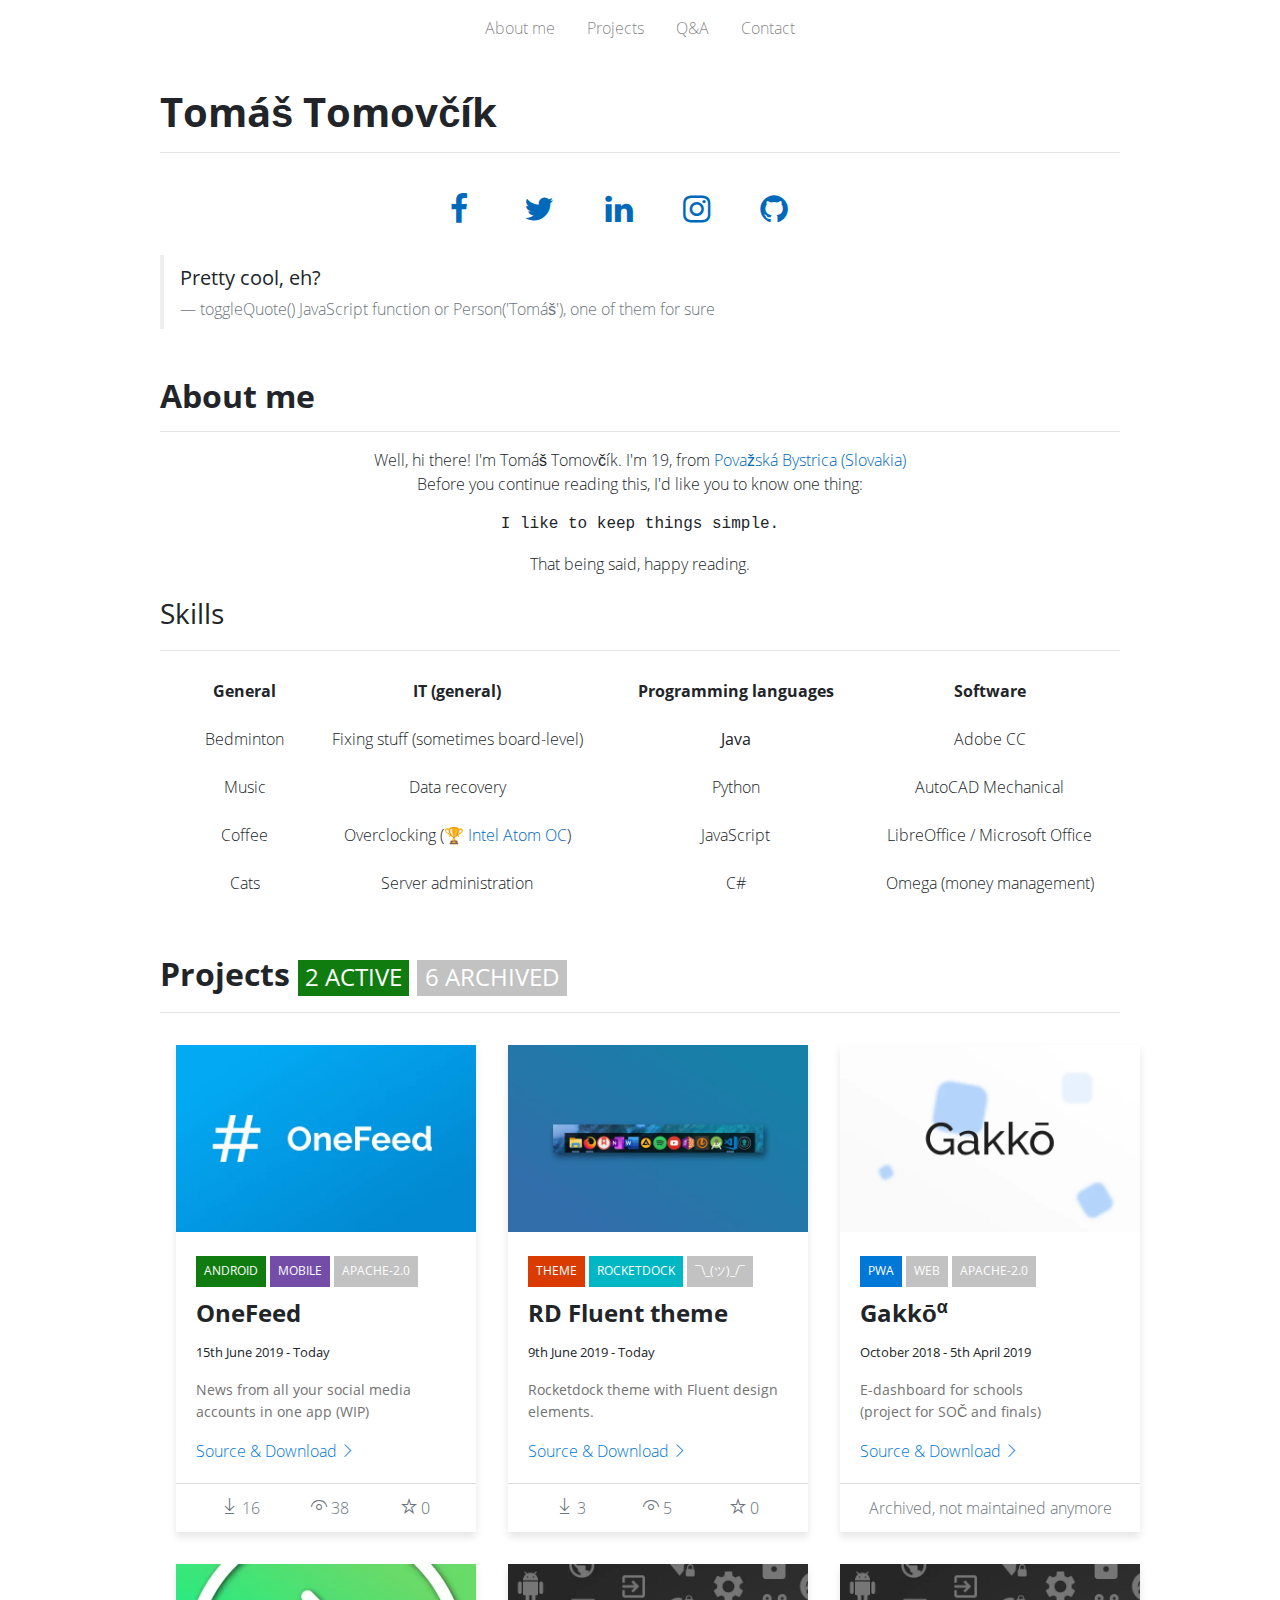
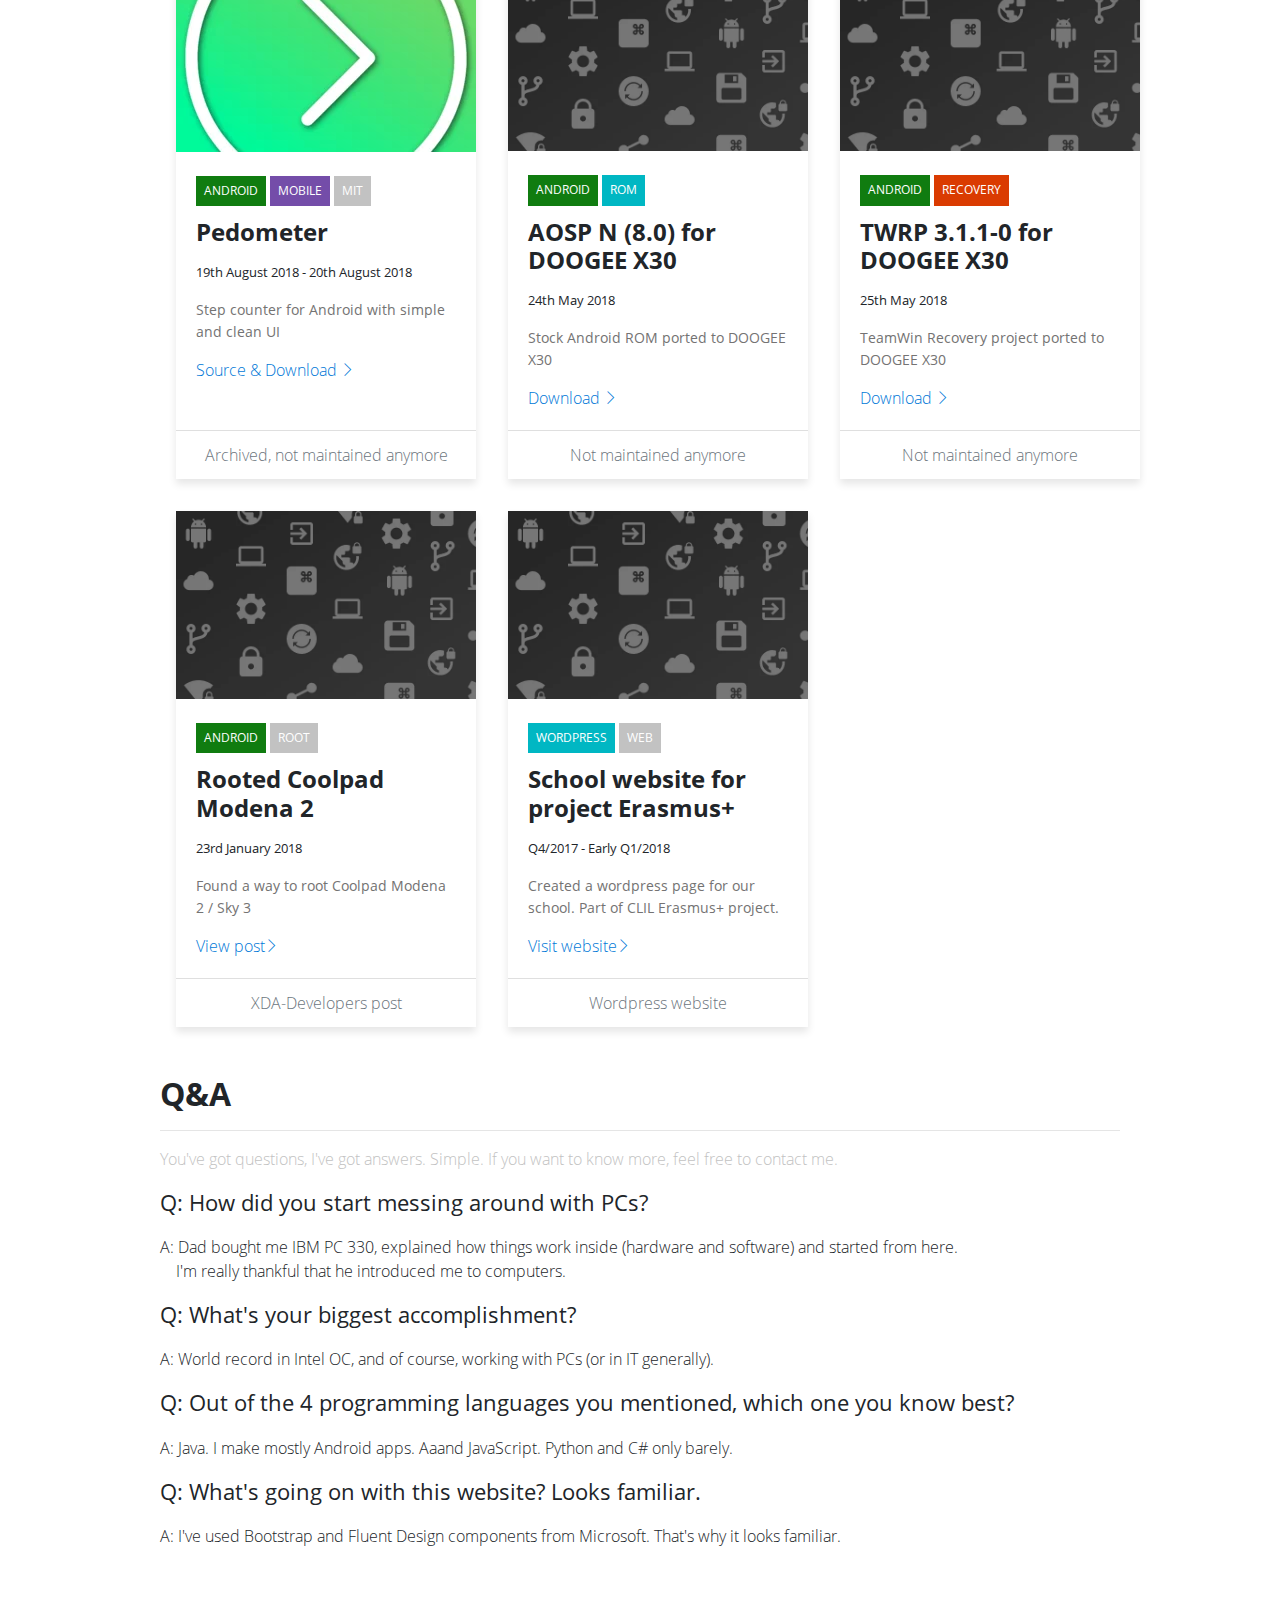
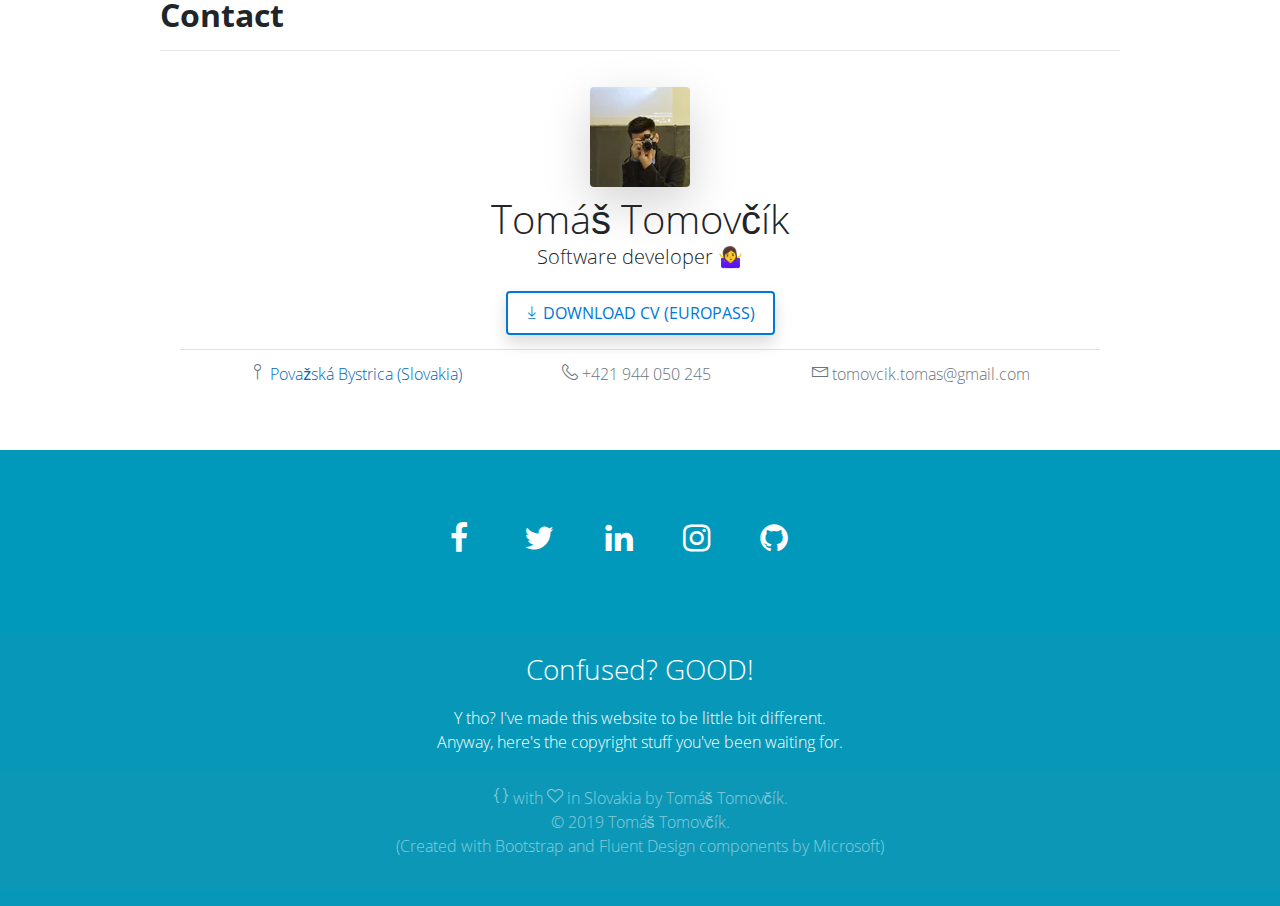
<file: index.min.html>
<!DOCTYPE html><html lang="en"><head><title>Tomáš Tomovčík | Portfolio</title><meta charset="UTF-8"><meta name="viewport" content="width=device-width,initial-scale=1"><meta name="description" content="Tomáš Tomovčík and his super awesome projects."><meta name="og:title" property="og:title" content="Tomáš Tomovčík"><meta name="robots" content="index, follow"><link href="https://ttomovcik.github.io" rel="canonical"><meta http-equiv="page-enter" content="revealtrans(duration=seconds,transition=num)"><meta http-equiv="page-exit" content="revealtrans(duration=seconds,transition=num)"><meta http-equiv="page-enter" content="blendTrans(duration=sec)"><link rel="stylesheet" href="./css/index.min.css" media="none" onload="if(media!='all')media='all'"><link rel="stylesheet" href="./css/bootstrap.min.css" media="none" onload="if(media!='all')media='all'"><link rel="stylesheet" href="./css/fluent.min.css" media="none" onload="if(media!='all')media='all'"><link rel="stylesheet" href="./css/micon.min.css" media="none" onload="if(media!='all')media='all'"><noscript><link rel="stylesheet" href="./css/index.min.css"><link rel="stylesheet" href="./css/bootstrap.min.css"><link rel="stylesheet" href="./css/fluent.min.css"><link rel="stylesheet" href="./css/micon.min.css"></noscript></head><body><nav class="navbar navbar-expand-lg navbar-light"><button class="navbar-toggler" type="button" data-toggle="collapse" data-target="#navbar_toggle" aria-controls="navbar_toggle" aria-expanded="false" aria-label="Toggle navigation"><span class="navbar-toggler-icon"></span></button><div class="collapse navbar-collapse" id="navbar_toggle"><ul class="navbar-nav mr-auto mx-auto"><li class="nav-item"><a class="nav-link" href="#about_me" data-toggle="tooltip" data-placement="bottom" title="Does this even need explanation?">About me</a></li><li class="nav-item"><a class="nav-link" href="#projects" data-toggle="tooltip" data-placement="bottom" title="Check out what I've been working on">Projects</a></li><li class="nav-item"><a class="nav-link" href="#qa" data-toggle="tooltip" data-placement="bottom" title="Your questions, my answers.">Q&A</a></li><li class="nav-item"><a class="nav-link" href="#contact" data-toggle="tooltip" data-placement="bottom" title="F">Contact</a></li></ul></div></nav><div class="content_main"><!-- Title --><h1 class="h1"><strong>Tomáš Tomovčík</strong></h1><hr><div class="page-footer container"><div class="row"><div class="col-md-12"><div class="mb-5 flex-center"><a class="fb-ic" href="https://facebook.com/ttomovcik" target="_blank"><i class="mi mi-facebook mi-2x text-black mr-md-5 mr-3"></i> </a><a class="tw-ic" href="https://twitter.com/@ttomovcik" target="_blank"><i class="mi mi-twitter mi-2x text-black mr-md-5 mr-3"></i> </a><a class="li-ic" href="https://linkedin.com/in/ttomovcik" target="_blank"><i class="mi mi-linkedin mi-2x text-black mr-md-5 mr-3"></i> </a><a class="ins-ic" href="https://instagram.com/_ttomovcik" target="_blank"><i class="mi mi-instagram mi-2x text-black mr-md-5 mr-3"></i> </a><a class="gh-ic" href="https://github.com/ttomovcik" target="_blank"><i class="mi mi-github mi-2x text-black mr-md-5 mr-3"></i></a></div></div></div></div><blockquote class="blockquote"><p class="mb-1" id="qotd"></p><footer class="blockquote-footer">toggleQuote() JavaScript function or Person('Tomáš'), one of them for sure</footer></blockquote><div class="spacer-vert-32px"></div><!-- About me --><h2 class="h2" id="about_me"><strong>About me</strong></h2><hr><p class="text-center">Well, hi there! I'm Tomáš Tomovčík. I'm 19, from <a href="https://goo.gl/maps/JtQ55U9Wm6wRMLyr6">Považská Bystrica (Slovakia)</a><br>Before you continue reading this, I'd like you to know one thing:<br></p><p class="text-monospace text-center">I like to keep things simple.</p><p class="text-center">That being said, happy reading.</p><p></p><p class="sh1"><strong>Skills</strong></p><hr><table class="table table-borderless text-center"><thead><tr><th scope="col"></th><th scope="col">General</th><th scope="col">IT (general)</th><th scope="col">Programming languages</th><th scope="col">Software</th></tr></thead><tbody><tr><th scope="row"></th><td>Bedminton</td><td>Fixing stuff (sometimes board-level)</td><td><strong>Java</strong></td><td>Adobe CC</td></tr><tr><th scope="row"></th><td>Music</td><td>Data recovery</td><td>Python</td><td>AutoCAD Mechanical</td></tr><tr><th scope="row"></th><td>Coffee</td><td>Overclocking (🏆 <a href="http://valid.x86.fr/v4yznv">Intel Atom OC</a>)</td><td>JavaScript</td><td>LibreOffice / Microsoft Office</td></tr><tr><th scope="row"></th><td>Cats</td><td>Server administration</td><td>C#</td><td>Omega (money management)</td></tr></tbody></table><div class="spacer-vert-32px"></div><!-- Projects --><h2 class="h2" id="projects"><strong>Projects <span class="badge badge-success">2 Active</span> <span class="badge badge-secondary text-white">6 Archived</span></strong></h2><hr><div class="cg-auto"><div class="card"><div class="view"><img src="./img/card-headers/onefeed.webp" class="card-img-top" alt="OneFeed project image"></div><div class="card-body"><span class="badge badge-success p-2 my-1">ANDROID</span> <span class="badge badge-default p-2 my-1 text-white">MOBILE</span> <span class="badge badge-secondary p-2 my-1 text-white">Apache-2.0</span><div class="spacer-vert-8px"></div><h4 class="card-title font-weight-bold">OneFeed</h4><p class="mt-1"><small>15th June 2019 - Today</small></p><p class="card-text">News from all your social media accounts in one app (WIP)</p><a href="https://github.com/ttomovcik/onefeed" target="_blank" class="text-primary">Source & Download <i class="mi mi-ChevronRight"></i></a></div><div class="card-footer bg-transparent d-flex justify-content-around"><span class="text-muted"><i class="mi mi-Download"></i> 16 </span><span class="text-muted"><i class="mi mi-View"></i> 38 </span><span class="text-muted"><i class="mi mi-RatingStarLegacy"></i> 0</span></div></div><div class="card"><div class="view"><img src="./img/card-headers/rd-fluent-theme.webp" class="card-img-top" alt="Rocketdock Fluent Theme project image"></div><div class="card-body"><span class="badge badge-danger p-2 my-1">THEME</span> <span class="badge badge-info p-2 my-1 text-white">ROCKETDOCK</span> <span class="badge badge-secondary p-2 my-1 text-white">¯\_(ツ)_/¯</span><div class="spacer-vert-8px"></div><h4 class="card-title font-weight-bold">RD Fluent theme</h4><p class="mt-1"><small>9th June 2019 - Today</small></p><p class="card-text">Rocketdock theme with Fluent design elements.</p><a href="https://github.com/ttomovcik/rd-fluent-theme" target="_blank" class="text-primary">Source & Download <i class="mi mi-ChevronRight"></i></a></div><div class="card-footer bg-transparent d-flex justify-content-around"><span class="text-muted"><i class="mi mi-Download"></i> 3 </span><span class="text-muted"><i class="mi mi-View"></i> 5 </span><span class="text-muted"><i class="mi mi-RatingStarLegacy"></i> 0</span></div></div><div class="card"><div class="view"><img src="./img/card-headers/gakko.webp" class="card-img-top" alt="Gakko project image"></div><div class="card-body"><span class="badge badge-primary p-2 my-1">PWA</span> <span class="badge badge-secondary p-2 my-1 text-white">WEB</span> <span class="badge badge-secondary p-2 my-1 text-white">Apache-2.0</span><div class="spacer-vert-8px"></div><h4 class="card-title font-weight-bold">Gakkō<sup>α</sup></h4><p class="mt-1"><small>October 2018 - 5th April 2019</small></p><p class="card-text">E-dashboard for schools<br>(project for SOČ and finals)</p><a href="https://github.com/ttomovcik/gakko" target="_blank" class="text-primary">Source & Download <i class="mi mi-ChevronRight"></i></a></div><div class="card-footer bg-transparent d-flex justify-content-around"><span class="text-muted">Archived, not maintained anymore</span></div></div><div class="card"><div class="view"><img src="./img/card-headers/pedometer.webp" class="card-img-top" alt="Pedometer for Android project image"></div><div class="card-body"><span class="badge badge-success p-2 my-1">ANDROID</span> <span class="badge badge-default p-2 my-1 text-white">MOBILE</span> <span class="badge badge-secondary p-2 my-1 text-white">MIT</span><div class="spacer-vert-8px"></div><h4 class="card-title font-weight-bold">Pedometer</h4><p class="mt-1"><small>19th August 2018 - 20th August 2018</small></p><p class="card-text">Step counter for Android with simple and clean UI</p><a href="https://github.com/ttomovcik/pedometer-android" target="_blank" class="text-primary">Source & Download <i class="mi mi-ChevronRight"></i></a></div><div class="card-footer bg-transparent d-flex justify-content-around"><span class="text-muted">Archived, not maintained anymore</span></div></div><div class="card"><div class="view"><img src="./img/card-headers/generic.webp" class="card-img-top" alt="More projects"></div><div class="card-body"><span class="badge badge-success p-2 my-1">ANDROID</span> <span class="badge badge-info p-2 my-1 text-white">ROM</span><div class="spacer-vert-8px"></div><h4 class="card-title font-weight-bold">AOSP N (8.0) for DOOGEE X30</h4><p class="mt-1"><small>24th May 2018</small></p><p class="card-text">Stock Android ROM ported to DOOGEE X30</p><a href="https://forum.xda-developers.com/android/software/aosp-n-doogee-x30-t3794931" target="_blank" class="text-primary">Download <i class="mi mi-ChevronRight"></i></a></div><div class="card-footer bg-transparent d-flex justify-content-around"><span class="text-muted">Not maintained anymore</span></div></div><div class="card"><div class="view"><img src="./img/card-headers/generic.webp" class="card-img-top" alt="More projects"></div><div class="card-body"><span class="badge badge-success p-2 my-1">ANDROID</span> <span class="badge badge-danger p-2 my-1 text-white">RECOVERY</span><div class="spacer-vert-8px"></div><h4 class="card-title font-weight-bold">TWRP 3.1.1-0 for DOOGEE X30</h4><p class="mt-1"><small>25th May 2018</small></p><p class="card-text">TeamWin Recovery project ported to DOOGEE X30</p><a href="https://www.needrom.com/download/twrp-3-1-1-0-9/" target="_blank" class="text-primary">Download <i class="mi mi-ChevronRight"></i></a></div><div class="card-footer bg-transparent d-flex justify-content-around"><span class="text-muted">Not maintained anymore</span></div></div><div class="card"><div class="view"><img src="./img/card-headers/generic.webp" class="card-img-top" alt="More projects"></div><div class="card-body"><span class="badge badge-success p-2 my-1">ANDROID</span> <span class="badge badge-secondary p-2 my-1 text-white">ROOT</span><div class="spacer-vert-8px"></div><h4 class="card-title font-weight-bold">Rooted Coolpad Modena 2</h4><p class="mt-1"><small>23rd January 2018</small></p><p class="card-text">Found a way to root Coolpad Modena 2 / Sky 3</p><a href="https://forum.xda-developers.com/android/general/root-coolad-modena-2-sky-2-e502-t3739599" target="_blank" class="text-primary">View post<i class="mi mi-ChevronRight"></i></a></div><div class="card-footer bg-transparent d-flex justify-content-around"><span class="text-muted">XDA-Developers post</span></div></div><div class="card"><div class="view"><img src="./img/card-headers/generic.webp" class="card-img-top" alt="More projects"></div><div class="card-body"><span class="badge badge-info p-2 my-1">WORDPRESS</span> <span class="badge badge-secondary p-2 my-1 text-white">WEB</span><div class="spacer-vert-8px"></div><h4 class="card-title font-weight-bold">School website for project Erasmus+</h4><p class="mt-1"><small>Q4/2017 - Early Q1/2018</small></p><p class="card-text">Created a wordpress page for our school. Part of CLIL Erasmus+ project.</p><a href="https://clilerasmusplus.wordpress.com/" target="_blank" class="text-primary">Visit website<i class="mi mi-ChevronRight"></i></a></div><div class="card-footer bg-transparent d-flex justify-content-around"><span class="text-muted">Wordpress website</span></div></div></div><div class="spacer-vert-32px"></div><!-- Q&A --><h2 class="h2" id="qa"><strong>Q&A</strong></h2><hr><p class="text-secondary">You've got questions, I've got answers. Simple. If you want to know more, feel free to contact me.</p><p class="sh3"><strong>Q: How did you start messing around with PCs?</strong></p><p>A: Dad bought me IBM PC 330, explained how things work inside (hardware and software) and started from here.<br>&nbsp;&nbsp;&nbsp;&nbsp;I'm really thankful that he introduced me to computers.</p><p class="sh3"><strong>Q: What's your biggest accomplishment?</strong></p><p>A: World record in Intel OC, and of course, working with PCs (or in IT generally).</p><p class="sh3"><strong>Q: Out of the 4 programming languages you mentioned, which one you know best?</strong></p><p>A: Java. I make mostly Android apps. Aaand JavaScript. Python and C# only barely.</p><p class="sh3"><strong>Q: What's going on with this website? Looks familiar.</strong></p><p>A: I've used Bootstrap and Fluent Design components from Microsoft. That's why it looks familiar.</p><div class="spacer-vert-32px"></div><!-- Contact --><h2 class="h2" id="contact"><strong>Contact</strong></h2><hr><div class="card-body text-center"><img class="shadow-lg rounded" src="./img/twat/issa_me_tom.webp" height="100" alt="Tomáš Tomovčík"><h1 class="card-title pt-2 pb-0 mb-2">Tomáš Tomovčík</h1><h5 class="card-subtitle">Software developer 🤷‍♀️</h5><p></p><div class="button-group"><button type="button" class="btn btn-outline-primary rounded shadow" onclick="window.open('./docs/cv/CV-euro_@ttomovcik_20190610.pdf')"><i class="mi mi-Download"></i> Download CV (Europass)</button></div><div class="spacer-vert-8px"></div><div class="card-footer bg-transparent d-flex justify-content-around"><span class="text-muted"><i class="mi mi-MapPin2"></i><a href="https://goo.gl/maps/JtQ55U9Wm6wRMLyr6"> Považská Bystrica (Slovakia)</a> </span><span class="text-muted"><i class="mi mi-Phone"></i> +421 944 050 245 </span><span class="text-muted"><i class="mi mi-Mail"></i> tomovcik.tomas@gmail.com</span></div></div></div><!-- Scroll to top button --> <button type="button" class="btn btn-outline-primary shadow-lg" id="btn_scrollToTop" onclick="scrollToTop()"><i class="mi mi-2x mi-UpArrowShiftKey"></i></button><!-- Footer --><footer class="page-footer font-small cyan darken-3"><div class="container"><div class="row"><div class="col-md-12 py-5"><div class="mb-5 flex-center"><a class="fb-ic" href="https://facebook.com/ttomovcik" target="_blank"><i class="mi mi-facebook mi-2x text-white mr-md-5 mr-3"></i> </a><a class="tw-ic" href="https://twitter.com/@ttomovcik" target="_blank"><i class="mi mi-twitter mi-2x text-white mr-md-5 mr-3"></i> </a><a class="li-ic" href="https://linkedin.com/in/ttomovcik" target="_blank"><i class="mi mi-linkedin mi-2x text-white mr-md-5 mr-3"></i> </a><a class="ins-ic" href="https://instagram.com/_ttomovcik" target="_blank"><i class="mi mi-instagram mi-2x text-white mr-md-5 mr-3"></i> </a><a class="gh-ic" href="https://github.com/ttomovcik" target="_blank"><i class="mi mi-github mi-2x text-white mr-md-5 mr-3"></i></a></div></div></div></div><div class="footer-copyright text-center py-3 text-white"><p class="sh1">Confused? GOOD!</p><p>Y tho? I've made this website to be little bit different.<br>Anyway, here's the copyright stuff you've been waiting for.</p><div class="footer-copyright text-center py-3 text-white-50"><p><i class="mi mi-Code"></i> with <i class="mi mi-Heart"></i> in Slovakia by Tomáš Tomovčík.<br>© 2019 Tomáš Tomovčík.<br>(Created with Bootstrap and Fluent Design components by Microsoft)</p></div></div></footer><!-- Scripts --><script src="./js/jquery-3.4.1.min.js"></script><script src="./js/mousetrap.min.js"></script><script src="./js/index.min.js"></script><script src="./js/popper-1.0.0.min.js"></script><script defer src="./js/bootstrap.min.js"></script></body></html>
</file>
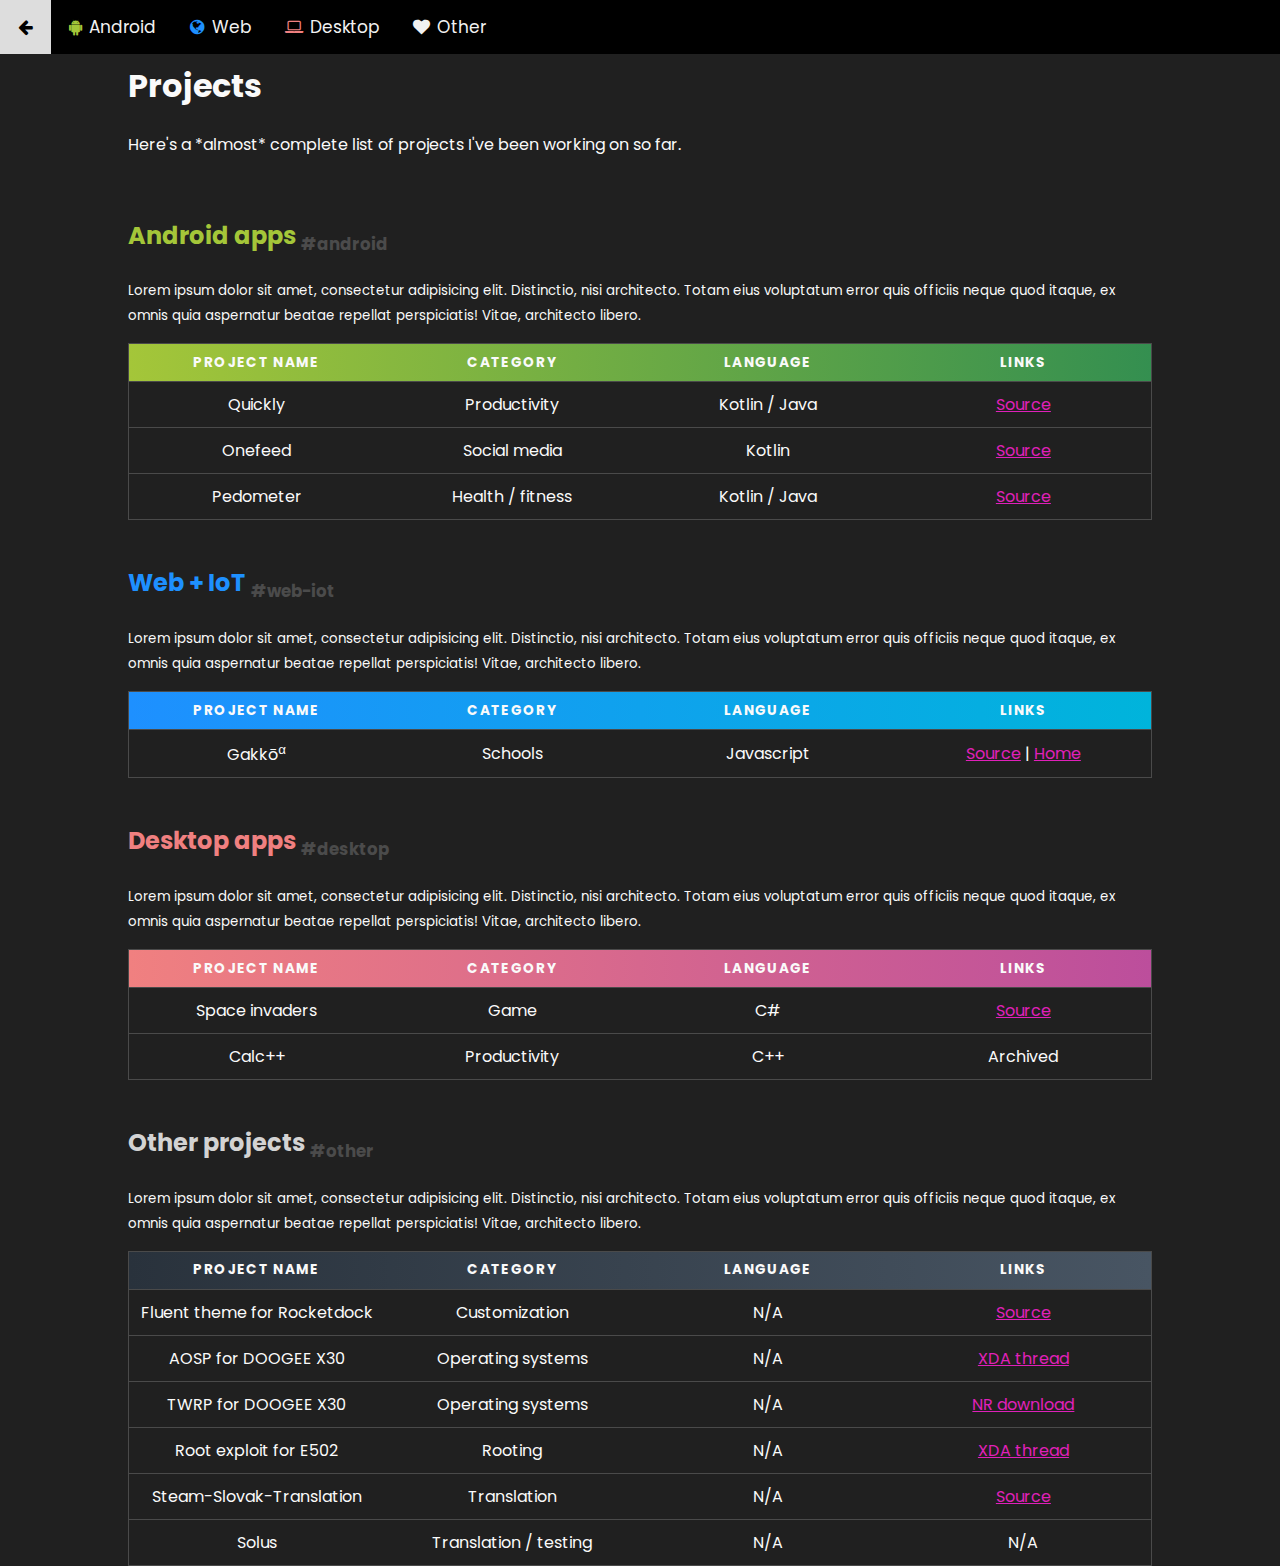
<file: projects.html>
<!DOCTYPE html>
<html lang="en">

<head>
    <meta charset="UTF-8">
    <meta name="viewport" content="width=device-width, initial-scale=1.0">
    <meta http-equiv="X-UA-Compatible" content="ie=edge">
    <meta name="description" content="Tomáš Tomovčík and his super awesome projects.">
    <meta name="og:title" property="og:title" content="Tomáš Tomovčík">
    <meta name="keywords" content="portfolio, projects, programming, freelancer, freelancing" />
    <meta name="subject" content="Portfolio">
    <meta name="copyright" content="company name">
    <meta name="language" content="EN">
    <meta name="robots" content="index,follow" />
    <meta name="abstract" content="Tomáš Tomovčík's portfolio">
    <meta name="topic" content="portfolio">
    <meta name="author" content="Tomáš Tomovčík, tomovcik.tomas@gmail.com">
    <meta name="designer" content="Tomáš Tomovčík">
    <meta name="reply-to" content="tomovcik.tomas@gmail.com">
    <meta name="owner" content="Tomáš Tomovčík">
    <link rel="stylesheet" href="./css/projects.css">
    <link href="https://fonts.googleapis.com/css?family=Poppins&display=swap" rel="stylesheet">
    <link rel="stylesheet" href="https://cdnjs.cloudflare.com/ajax/libs/font-awesome/4.7.0/css/font-awesome.min.css">
    <title>Projects | Tomáš Tomovčík</title>
</head>

<body>
    <div class="navbar" id="nav_main">
        <a href="./index.html"><i class="fa fa-arrow-left"></i></a>
        <a href="#android"><i style="color: rgb(164, 198, 57);" class="fa fa-android"></i> Android</a>
        <a href="#web-iot"><i style="color: dodgerblue;" class="fa fa-globe"></i> Web</a>
        <a href="#desktop"><i style="color: lightcoral;" class="fa fa-laptop"></i> Desktop</a>
        <a href="#other"><i class="fa fa-heart"></i> Other</a>
        <a href="javascript:void(0);" style="font-size:15px;" class="icon" onclick="toggleNav()"><i
                class="fa fa-bars"></i></a>
    </div>

    <div class="content_main">
        <br>
        <h1>Projects</h1>
        <p>Here's a *almost* complete list of projects I've been working on so far.</p>
        <br>

        <!-- Android apps -->
        <section id="android">
            <h2 style="color: #a4c639;"> Android apps <sub><small><a>#android</a></sub></small></h2>
            <p><small>
                    Lorem ipsum dolor sit amet, consectetur adipisicing elit. Distinctio, nisi architecto. Totam eius
                    voluptatum error quis officiis neque quod itaque, ex omnis quia aspernatur beatae repellat
                    perspiciatis! Vitae, architecto libero.
                </small>
            </p>
            <table>
                <thead id="table-android">
                    <tr>
                        <th scope="col">Project name</th>
                        <th scope="col">Category</th>
                        <th scope="col">Language</th>
                        <th scope="col">Links</th>
                    </tr>
                </thead>
                <tbody>
                    <tr>
                        <td data-label="Project name">Quickly</td>
                        <td data-label="Category">Productivity</td>
                        <td data-label="Language">Kotlin / Java</td>
                        <td data-label="Links"><a href="https://github.com/ttomovcik/quickly">Source</a></td>
                    </tr>
                    <tr>
                        <td data-label="Project name">Onefeed</td>
                        <td data-label="Category">Social media</td>
                        <td data-label="Language">Kotlin</td>
                        <td data-label="Links"><a href="https://github.com/ttomovcik/onefeed">Source</a></td>
                    </tr>
                    <tr>
                        <td data-label="Project name">Pedometer</td>
                        <td data-label="Category">Health / fitness</td>
                        <td data-label="Language">Kotlin / Java</td>
                        <td data-label="Links"><a href="https://github.com/ttomovcik/pedometer-android">Source</a></td>
                    </tr>
                </tbody>
            </table>
        </section>
        <br>

        <!-- Web apps -->
        <section id="web-iot">
            <h2 style="color: dodgerblue;"> Web + IoT <sub><small><a>#web-iot</a></sub></small></h2>
            <p><small>
                    Lorem ipsum dolor sit amet, consectetur adipisicing elit. Distinctio, nisi architecto. Totam eius
                    voluptatum error quis officiis neque quod itaque, ex omnis quia aspernatur beatae repellat
                    perspiciatis! Vitae, architecto libero.
                </small>
            </p>
            <table>
                <thead id="table-web">
                    <tr>
                        <th scope="col">Project name</th>
                        <th scope="col">Category</th>
                        <th scope="col">Language</th>
                        <th scope="col">Links</th>
                    </tr>
                </thead>
                <tbody>
                    <tr>
                        <td data-label="Project name">Gakkō<sup>α</sup></td>
                        <td data-label="Category">Schools</td>
                        <td data-label="Language">Javascript</td>
                        <td data-label="Links"><a href="https://github.com/ttomovcik/gakko">Source</a> | <a
                                href="https://gakko-webapp.firebaseapp.com/">Home</a></td>
                    </tr>
                </tbody>
            </table>
        </section>
        <br>

        <!-- Desktop apps -->
        <section id="desktop">
            <h2 style="color: lightcoral;"> Desktop apps <sub><small><a>#desktop</a></sub></small></h2>
            <p><small>
                    Lorem ipsum dolor sit amet, consectetur adipisicing elit. Distinctio, nisi architecto. Totam eius
                    voluptatum error quis officiis neque quod itaque, ex omnis quia aspernatur beatae repellat
                    perspiciatis! Vitae, architecto libero.
                </small>
            </p>
            <table>
                <thead id="table-desktop">
                    <tr>
                        <th scope="col">Project name</th>
                        <th scope="col">Category</th>
                        <th scope="col">Language</th>
                        <th scope="col">Links</th>
                    </tr>
                </thead>
                <tbody>
                    <tr>
                        <td data-label="Project name">Space invaders</td>
                        <td data-label="Category">Game</td>
                        <td data-label="Language">C#</td>
                        <td data-label="Links"><a href="https://github.com/ttomovcik/space-invaders">Source</a></td>
                    </tr>
                    <tr>
                        <td data-label="Project name">Calc++</td>
                        <td data-label="Category">Productivity</td>
                        <td data-label="Language">C++</td>
                        <td data-label="Links">Archived</td>
                    </tr>
                </tbody>
            </table>
        </section>
        <br>

        <!-- Other things -->
        <section id="other">
            <h2 style="color: lightgray;"> Other projects <sub><small><a>#other</a></sub></small></h2>
            <p><small>
                    Lorem ipsum dolor sit amet, consectetur adipisicing elit. Distinctio, nisi architecto. Totam eius
                    voluptatum error quis officiis neque quod itaque, ex omnis quia aspernatur beatae repellat
                    perspiciatis! Vitae, architecto libero.
                </small>
            </p>
            <table>
                <thead id="table-other">
                    <tr>
                        <th scope="col">Project name</th>
                        <th scope="col">Category</th>
                        <th scope="col">Language</th>
                        <th scope="col">Links</th>
                    </tr>
                </thead>
                <tbody>
                    <tr>
                        <td data-label="Project name">Fluent theme for Rocketdock</td>
                        <td data-label="Category">Customization</td>
                        <td data-label="Language">N/A</td>
                        <td data-label="Links"><a href="https://github.com/ttomovcik/rd-fluent-theme">Source</a>
                        </td>
                    </tr>
                    <tr>
                        <td data-label="Project name">AOSP for DOOGEE X30</td>
                        <td data-label="Category">Operating systems</td>
                        <td data-label="Language">N/A</td>
                        <td data-label="Links"><a
                                href="https://forum.xda-developers.com/android/software/aosp-n-doogee-x30-t3794931">XDA
                                thread</a></td>
                    </tr>
                    <tr>
                        <td data-label="Project name">TWRP for DOOGEE X30</td>
                        <td data-label="Category">Operating systems</td>
                        <td data-label="Language">N/A</td>
                        <td data-label="Links"><a href="https://www.needrom.com/download/twrp-3-1-1-0-9/">NR
                                download</a></td>
                    </tr>
                    <tr>
                        <td data-label="Project name">Root exploit for E502</td>
                        <td data-label="Category">Rooting</td>
                        <td data-label="Language">N/A</td>
                        <td data-label="Links"><a
                                href="https://forum.xda-developers.com/android/general/root-coolad-modena-2-sky-2-e502-t3739599">XDA
                                thread</a></td>
                    </tr>
                    <tr>
                        <td data-label="Project name">Steam-Slovak-Translation</td>
                        <td data-label="Category">Translation</td>
                        <td data-label="Language">N/A</td>
                        <td data-label="Links"><a
                                href="https://github.com/ttomovcik/Steam-Slovak-Translation">Source</a></td>
                    </tr>
                    <tr>
                        <td data-label="Project name">Solus</td>
                        <td data-label="Category">Translation / testing</td>
                        <td data-label="Language">N/A</td>
                        <td data-label="Links">N/A</td>
                    </tr>
                </tbody>
            </table>
        </section>
    </div>
    <script async src="./js/main.js"></script>
</body>

</html>
</file>
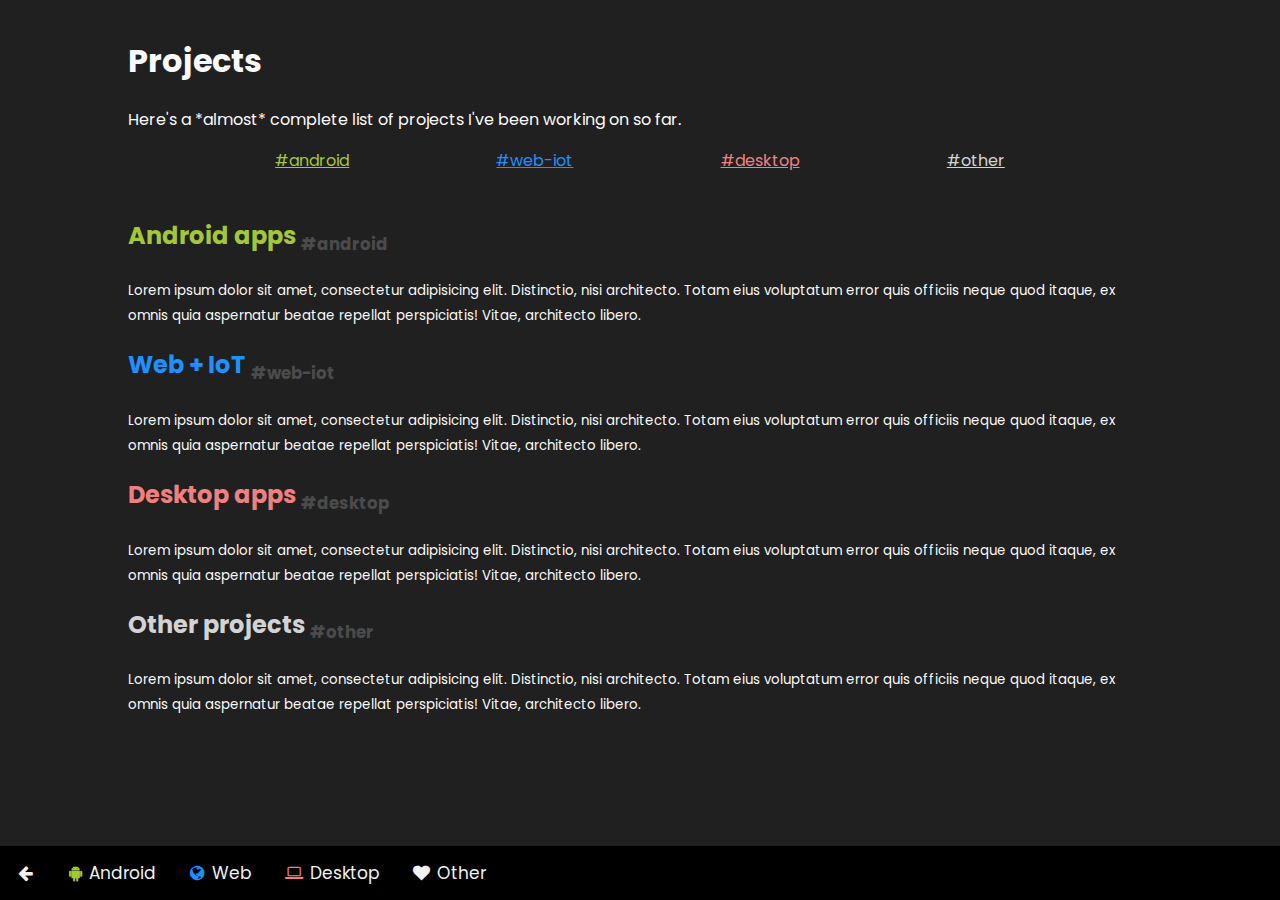
<file: v2/projects.html>
<!DOCTYPE html>
<html lang="en">

<head>
    <meta charset="UTF-8">
    <meta name="viewport" content="width=device-width, initial-scale=1.0">
    <meta http-equiv="X-UA-Compatible" content="ie=edge">
    <link href="https://fonts.googleapis.com/css?family=Poppins&display=swap" rel="stylesheet">
    <link rel="stylesheet" href="https://cdnjs.cloudflare.com/ajax/libs/font-awesome/4.7.0/css/font-awesome.min.css">
    <title>Projects | Tomáš Tomovčík</title>

    <style>
        html,
        body {
            height: 100%;
            width: 100%;
            margin: 0;
            padding: 0;
            background-color: #202020;
            color: #fafafa;
            font-family: 'Poppins', sans-serif;
        }

        a {
            color: #4b4b4b
        }

        .navbar {
            overflow: hidden;
            background-color: #000;
            position: fixed;
            bottom: 0;
            width: 100%;
        }

        .navbar a {
            float: inline-start;
            display: block;
            color: #f2f2f2;
            text-align: center;
            padding: 14px 16px;
            text-decoration: none;
            font-size: 17px;
        }

        .navbar a:hover {
            background-color: #ddd;
            color: black;
        }

        .navbar a.active {
            background-color: #e020ba;
            color: white;
        }

        .navbar .icon {
            display: none;
        }

        .fa {
            margin-left: 2px;
            margin-right: 2px;
        }

        .content_main {
            margin-left: auto;
            margin-right: auto;
            padding-top: 16px;
            width: 1024px;
            text-overflow: clip;
        }

        @media screen and (max-width: 600px) {
            .navbar a:not(:first-child) {
                display: none;
            }

            .navbar a.icon {
                float: right;
                display: block;
            }

            .navbar.responsive .icon {
                position: absolute;
                right: 0;
                bottom: 0;
            }

            .navbar.responsive a {
                float: none;
                display: block;
                text-align: left;
            }
        }
    </style>
</head>

<body>
    <div class="navbar" id="nav_main">
        <a href="#"><i class="fa fa-arrow-left"></i></a>
        <a href="#"><i style="color: rgb(164, 198, 57);" class="fa fa-android"></i> Android</a>
        <a href="#"><i style="color: dodgerblue;" class="fa fa-globe"></i> Web</a>
        <a href="#"><i style="color: lightcoral;" class="fa fa-laptop"></i> Desktop</a>
        <a href="#"><i class="fa fa-heart"></i> Other</a>
        <a href="javascript:void(0);" style="font-size:15px;" class="icon" onclick="toggleNav()"><i
                class="fa fa-bars"></i></a>
    </div>
    <div class="content_main">
        <h1>Projects</h1>
        <p>Here's a *almost* complete list of projects I've been working on so far.</p>
        <div style="display: flex; flex-direction: row; justify-content: space-evenly; flex-wrap: wrap;">
            <a href="" style="color: #a4c639;">#android</a>
            <a href="" style="color: dodgerblue;">#web-iot</a>
            <a href="" style="color: lightcoral;">#desktop</a>
            <a href="" style="color: lightgray;">#other</a>
        </div>
        <br>

        <!-- Android apps -->
        <section>
            <h2 style="color: #a4c639;"> Android apps <sub><small><a>#android</a></sub></small></h2>
            <p><small>
                    Lorem ipsum dolor sit amet, consectetur adipisicing elit. Distinctio, nisi architecto. Totam eius
                    voluptatum error quis officiis neque quod itaque, ex omnis quia aspernatur beatae repellat
                    perspiciatis! Vitae, architecto libero.
                </small>
            </p>
        </section>

        <!-- Web apps -->
        <section>
            <h2 style="color: dodgerblue;"> Web + IoT <sub><small><a>#web-iot</a></sub></small></h2>
            <p><small>
                    Lorem ipsum dolor sit amet, consectetur adipisicing elit. Distinctio, nisi architecto. Totam eius
                    voluptatum error quis officiis neque quod itaque, ex omnis quia aspernatur beatae repellat
                    perspiciatis! Vitae, architecto libero.
                </small>
            </p>
        </section>

        <!-- Desktop apps -->
        <section>
            <h2 style="color: lightcoral;"> Desktop apps <sub><small><a>#desktop</a></sub></small></h2>
            <p><small>
                    Lorem ipsum dolor sit amet, consectetur adipisicing elit. Distinctio, nisi architecto. Totam eius
                    voluptatum error quis officiis neque quod itaque, ex omnis quia aspernatur beatae repellat
                    perspiciatis! Vitae, architecto libero.
                </small>
            </p>
        </section>

        <!-- Other things -->
        <section>
            <h2 style="color: lightgray;"> Other projects <sub><small><a>#other</a></sub></small></h2>
            <p><small>
                    Lorem ipsum dolor sit amet, consectetur adipisicing elit. Distinctio, nisi architecto. Totam eius
                    voluptatum error quis officiis neque quod itaque, ex omnis quia aspernatur beatae repellat
                    perspiciatis! Vitae, architecto libero.
                </small>
            </p>
        </section>
    </div>
</body>

</html>
</file>
<file: css/projects.css>
html,
body {
    height: 100%;
    width: 100%;
    margin: 0;
    padding: 0;
    background-color: #202020;
    color: #fafafa;
    font-family: 'Poppins', sans-serif;
    word-wrap: break-word;
}

table {
    border: 1px solid #ccc;
    border-collapse: collapse;
    margin: 0;
    padding: 0;
    width: 100%;
    table-layout: fixed;
}

table a {
    color: #e020ba;
}

table caption {
    font-size: 1.5em;
    margin: .5em 0 .75em;
}

table tr {
    border: 1px solid #4a4a4a;
    padding: .35em;
}

table th,
table td {
    padding: .625em;
    text-align: center;
}

table th {
    font-size: .85em;
    letter-spacing: .1em;
    text-transform: uppercase;
}

@media screen and (max-width: 600px) {
    table {
        border: 0;
    }

    table caption {
        font-size: 1.3em;
    }

    table thead {
        border: none;
        clip: rect(0 0 0 0);
        height: 1px;
        margin: -1px;
        overflow: hidden;
        padding: 0;
        position: absolute;
        width: 1px;
    }

    table tr {
        border-bottom: 3px solid #4a4a4a;
        display: block;
        margin-bottom: .625em;
    }

    table td {
        border-bottom: 1px solid #4a4a4a;
        display: block;
        font-size: .8em;
        text-align: right;
    }

    table td::before {
        /*
      * aria-label has no advantage, it won't be read inside a table
      content: attr(aria-label);
      */
        content: attr(data-label);
        float: left;
        font-weight: bold;
        text-transform: uppercase;
    }

    table td:last-child {
        border-bottom: 0;
    }
}

#table-android {
    background: #348F50;
    /* fallback for old browsers */
    background: -webkit-linear-gradient(to right, rgb(164, 198, 57), #348F50);
    /* Chrome 10-25, Safari 5.1-6 */
    background: linear-gradient(to right, rgb(164, 198, 57), #348F50);
    /* W3C, IE 10+/ Edge, Firefox 16+, Chrome 26+, Opera 12+, Safari 7+ */
}

#table-web {
    background: #00B4DB;
    /* fallback for old browsers */
    background: -webkit-linear-gradient(to right, dodgerblue, #00B4DB);
    /* Chrome 10-25, Safari 5.1-6 */
    background: linear-gradient(to right, dodgerblue, #00B4DB);
    /* W3C, IE 10+/ Edge, Firefox 16+, Chrome 26+, Opera 12+, Safari 7+ */
}

#table-desktop {
    background: #bc4e9c;
    /* fallback for old browsers */
    background: -webkit-linear-gradient(to right, lightcoral, #bc4e9c);
    /* Chrome 10-25, Safari 5.1-6 */
    background: linear-gradient(to right, lightcoral, #bc4e9c);
    /* W3C, IE 10+/ Edge, Firefox 16+, Chrome 26+, Opera 12+, Safari 7+ */
}

#table-other {
    background: #485563;
    /* fallback for old browsers */
    background: -webkit-linear-gradient(to right, #29323c, #485563);
    /* Chrome 10-25, Safari 5.1-6 */
    background: linear-gradient(to right, #29323c, #485563);
    /* W3C, IE 10+/ Edge, Firefox 16+, Chrome 26+, Opera 12+, Safari 7+ */
}

a {
    color: #4b4b4b
}

.navbar {
    overflow: hidden;
    background-color: #000;
    position: fixed;
    top: 0;
    width: 100%;
}

.navbar a {
    float: inline-start;
    display: block;
    color: #f2f2f2;
    text-align: center;
    padding: 14px 16px;
    text-decoration: none;
    font-size: 17px;
}

.navbar a:hover {
    background-color: #ddd;
    color: black;
}

.navbar a.active {
    background-color: #e020ba;
    color: white;
}

.navbar .icon {
    display: none;
}

.fa {
    margin-left: 2px;
    margin-right: 2px;
}

.content_main {
    margin-left: auto;
    margin-right: auto;
    padding-top: 16px;
    width: 1024px;
    text-overflow: clip;
}

@media screen and (max-width: 600px) {
    .content_main {
        padding-top: 16px;
        margin: auto;
        word-wrap: break-word;
        width: 100vw;
    }

    .navbar a:not(:first-child) {
        display: none;
    }

    .navbar a.icon {
        float: right;
        display: block;
    }

    .navbar.responsive .icon {
        position: absolute;
        right: 0;
        bottom: 0;
    }

    .navbar.responsive a {
        float: none;
        display: block;
        text-align: left;
    }
}
</file>
<file: css/index.min.css>
body{background-color:#fafafa}h1{color:#202020}@media screen and (min-width:900px){.content_main{width:1024px;margin:0 auto;padding:32px}.cg-auto{display:grid;grid-template-columns:1fr 1fr 1fr}}.spacer-vert-32px{width:100%;height:32px}.spacer-vert-8px{width:100%;height:8px}.card{margin:16px;min-width:300px;width:300px!important}#btn_scrollToTop{display:none;position:fixed;bottom:16px;right:16px;z-index:99;cursor:pointer}
</file>
